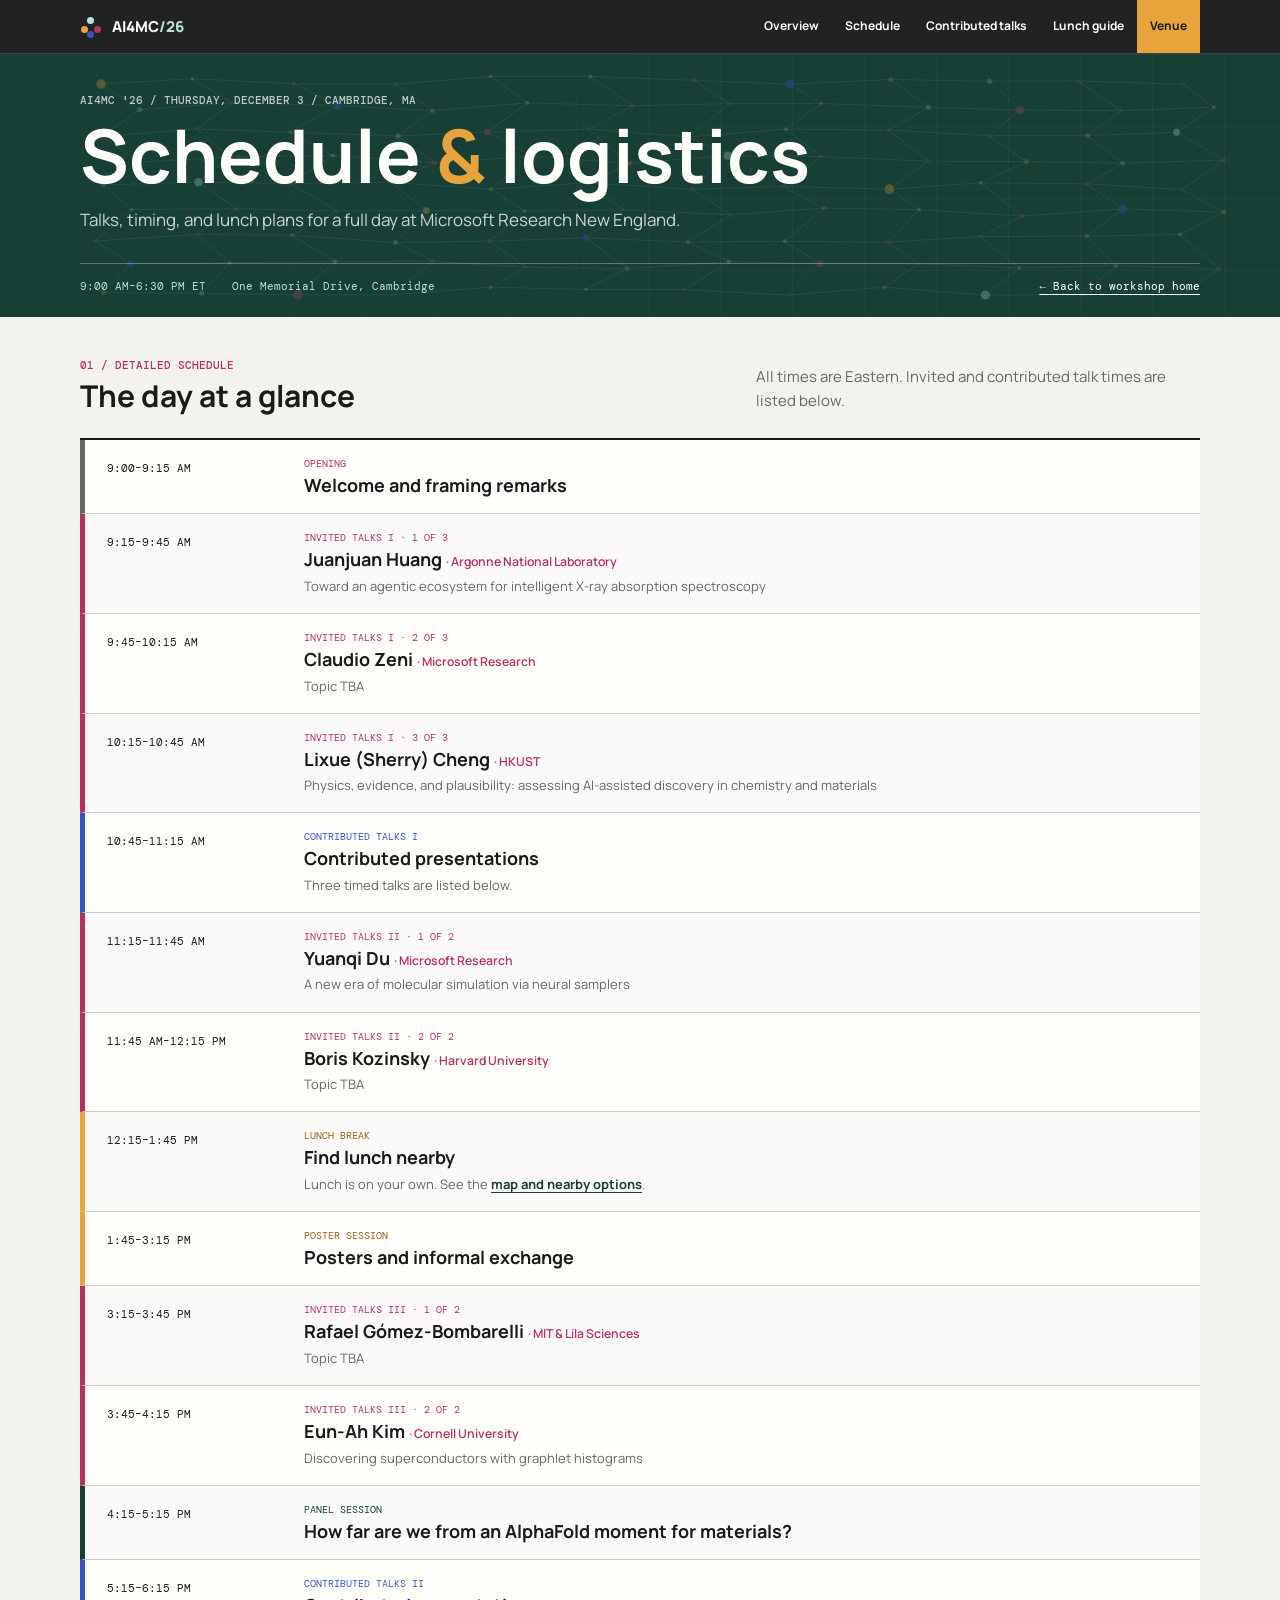
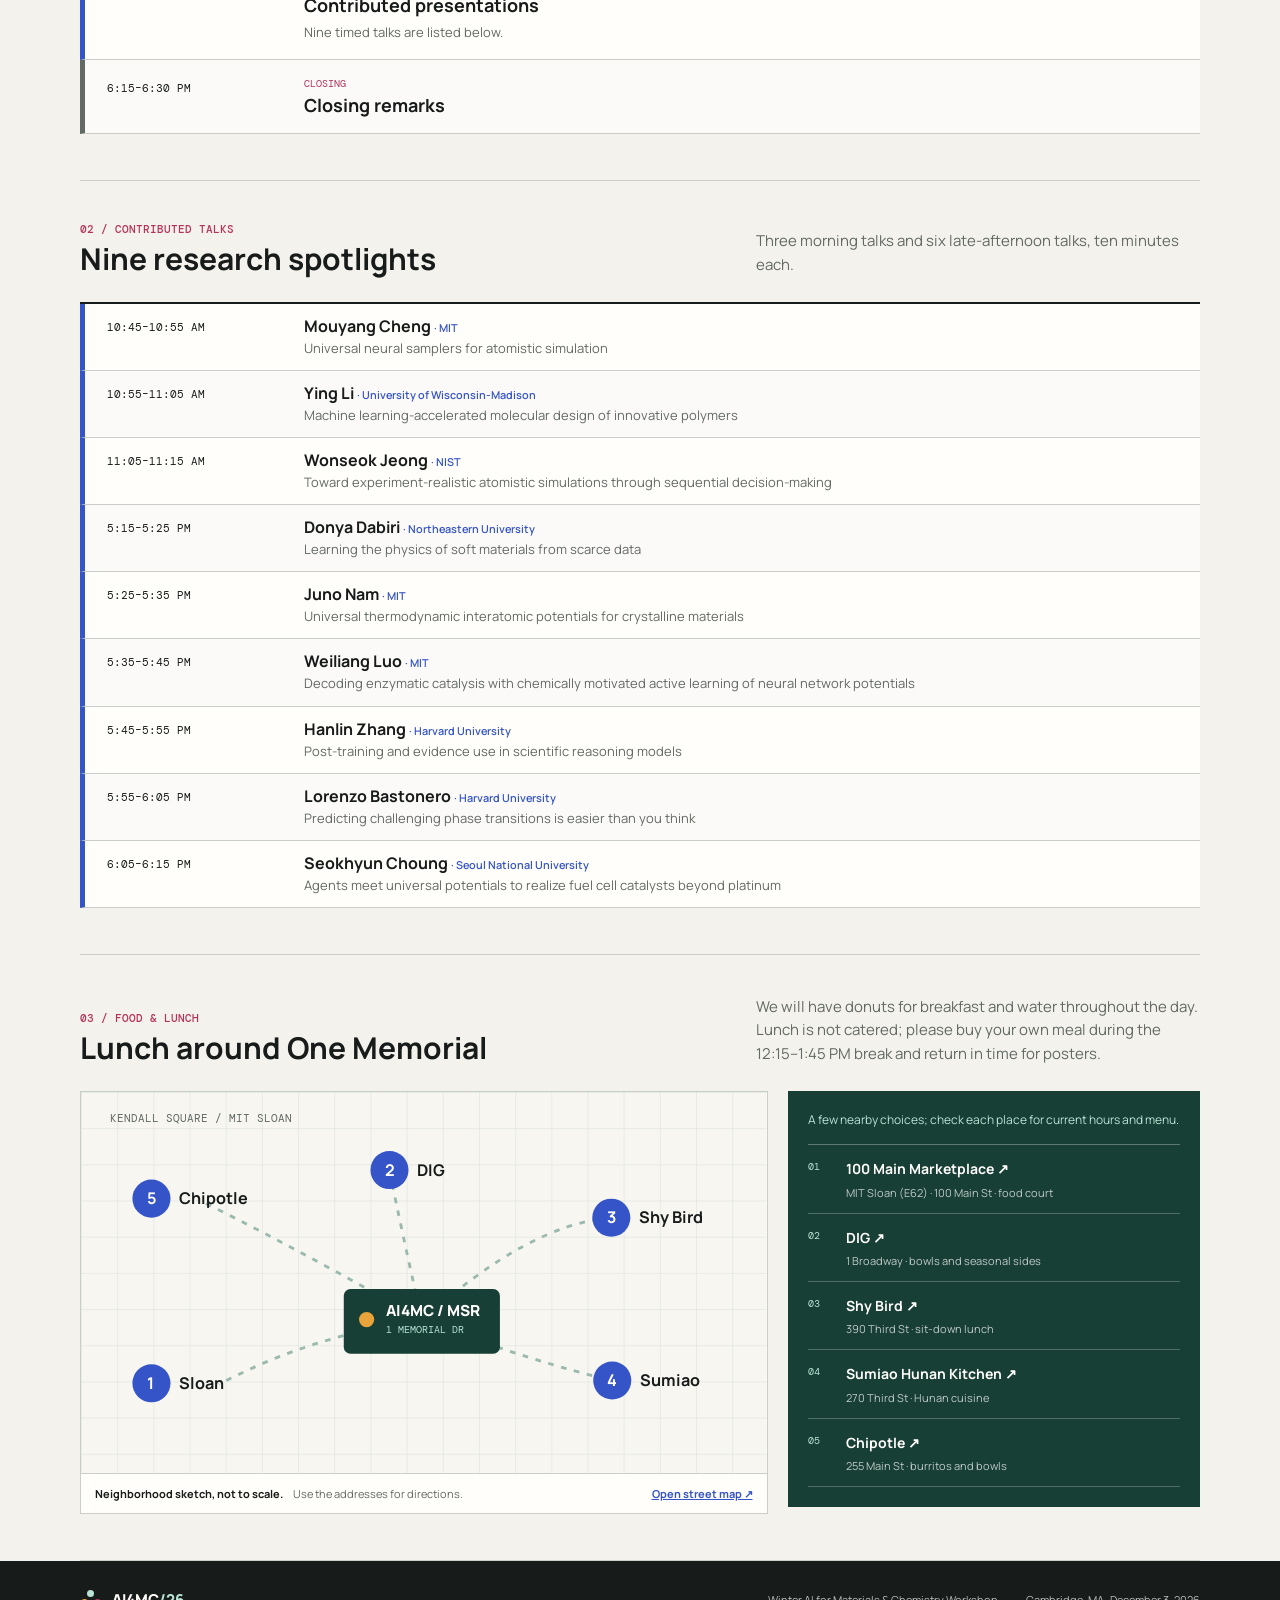
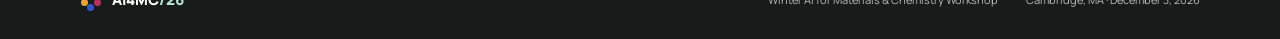
<file: schedule.html>
<!doctype html>
<html lang="en">
<head>
  <meta charset="utf-8">
  <meta name="viewport" content="width=device-width, initial-scale=1">
  <meta name="description" content="AI4MC 2026 detailed schedule, invited and contributed talks, and lunch options near Microsoft Research New England.">
  <title>Schedule &amp; Logistics | AI4MC 2026</title>
  <link rel="preconnect" href="https://fonts.googleapis.com">
  <link rel="preconnect" href="https://fonts.gstatic.com" crossorigin>
  <link href="https://fonts.googleapis.com/css2?family=DM+Mono:wght@400;500&family=Manrope:wght@400;500;600;700;800&display=swap" rel="stylesheet">
  <link rel="stylesheet" href="styles.css?v=20261122-7">
</head>
<body>
  <a class="skip-link" href="#main">Skip to content</a>
  <header class="site-header" data-header>
    <a class="brand" href="index.html#top" aria-label="AI4MC 2026 home">
      <span class="brand-symbol" aria-hidden="true"><i></i><i></i><i></i><i></i></span>
      <span>AI4MC<span>/26</span></span>
    </a>
    <button class="menu-toggle" type="button" aria-expanded="false" aria-controls="site-nav" data-menu>
      <span></span><span></span><span class="sr-only">Toggle navigation</span>
    </button>
    <nav class="site-nav" id="site-nav" data-nav aria-label="Primary navigation">
      <a href="index.html#program">Overview</a>
      <a href="#timeline">Schedule</a>
      <a href="#contributed">Contributed talks</a>
      <a href="#lunch">Lunch guide</a>
      <a class="nav-cta" href="index.html#visit">Venue</a>
    </nav>
  </header>

  <main id="main">
    <section class="hero detail-hero" aria-labelledby="detail-title">
      <canvas class="hero-canvas" data-crystal-canvas aria-hidden="true"></canvas>
      <div class="hero-grid" aria-hidden="true"></div>
      <div class="hero-inner">
        <div class="hero-copy">
          <p class="eyebrow light">AI4MC '26 / Thursday, December 3 / Cambridge, MA</p>
          <h1 id="detail-title">Schedule <span>&amp;</span> logistics</h1>
          <p class="hero-deck">Talks, timing, and lunch plans for a full day at Microsoft Research New England.</p>
        </div>
        <div class="detail-hero-meta"><span>9:00 AM–6:30 PM ET</span><span>One Memorial Drive, Cambridge</span><a href="index.html#program">&#8592; Back to workshop home</a></div>
      </div>
    </section>

    <div class="page-shell">
      <section class="section detail-section" id="timeline" aria-labelledby="timeline-title">
        <div class="section-heading compact-heading">
          <div><p class="section-index">01 / Detailed schedule</p><h2 id="timeline-title">The day at a glance</h2></div>
          <p>All times are Eastern. Invited and contributed talk times are listed below.</p>
        </div>
        <ol class="detail-timeline" aria-label="Workshop schedule in chronological order">
          <li class="general"><time>9:00–9:15 AM</time><div><span class="timeline-kind">Opening</span><h3>Welcome and framing remarks</h3></div></li>
          <li class="invited"><time>9:15–9:45 AM</time><div><span class="timeline-kind">Invited talks I · 1 of 3</span><h3>Juanjuan Huang <span class="speaker-affiliation">· Argonne National Laboratory</span></h3><p>Toward an agentic ecosystem for intelligent X-ray absorption spectroscopy</p></div></li>
          <li class="invited"><time>9:45–10:15 AM</time><div><span class="timeline-kind">Invited talks I · 2 of 3</span><h3>Claudio Zeni <span class="speaker-affiliation">· Microsoft Research</span></h3><p>Topic TBA</p></div></li>
          <li class="invited"><time>10:15–10:45 AM</time><div><span class="timeline-kind">Invited talks I · 3 of 3</span><h3>Lixue (Sherry) Cheng <span class="speaker-affiliation">· HKUST</span></h3><p>Physics, evidence, and plausibility: assessing AI-assisted discovery in chemistry and materials</p></div></li>
          <li class="contributed"><time>10:45–11:15 AM</time><div><span class="timeline-kind">Contributed talks I</span><h3>Contributed presentations</h3><p>Three timed talks are listed below.</p></div></li>
          <li class="invited"><time>11:15–11:45 AM</time><div><span class="timeline-kind">Invited talks II · 1 of 2</span><h3>Yuanqi Du <span class="speaker-affiliation">· Microsoft Research</span></h3><p>A new era of molecular simulation via neural samplers</p></div></li>
          <li class="invited"><time>11:45 AM–12:15 PM</time><div><span class="timeline-kind">Invited talks II · 2 of 2</span><h3>Boris Kozinsky <span class="speaker-affiliation">· Harvard University</span></h3><p>Topic TBA</p></div></li>
          <li class="break"><time>12:15–1:45 PM</time><div><span class="timeline-kind">Lunch break</span><h3>Find lunch nearby</h3><p>Lunch is on your own. See the <a href="#lunch">map and nearby options</a>.</p></div></li>
          <li class="poster"><time>1:45–3:15 PM</time><div><span class="timeline-kind">Poster session</span><h3>Posters and informal exchange</h3></div></li>
          <li class="invited"><time>3:15–3:45 PM</time><div><span class="timeline-kind">Invited talks III · 1 of 2</span><h3>Rafael Gómez-Bombarelli <span class="speaker-affiliation">· MIT &amp; Lila Sciences</span></h3><p>Topic TBA</p></div></li>
          <li class="invited"><time>3:45–4:15 PM</time><div><span class="timeline-kind">Invited talks III · 2 of 2</span><h3>Eun-Ah Kim <span class="speaker-affiliation">· Cornell University</span></h3><p>Discovering superconductors with graphlet histograms</p></div></li>
          <li class="panel"><time>4:15–5:15 PM</time><div><span class="timeline-kind">Panel session</span><h3>How far are we from an AlphaFold moment for materials?</h3></div></li>
          <li class="contributed"><time>5:15–6:15 PM</time><div><span class="timeline-kind">Contributed talks II</span><h3>Contributed presentations</h3><p>Nine timed talks are listed below.</p></div></li>
          <li class="general"><time>6:15–6:30 PM</time><div><span class="timeline-kind">Closing</span><h3>Closing remarks</h3></div></li>
        </ol>
      </section>

      <section class="section detail-section" id="contributed" aria-labelledby="contributed-title">
        <div class="section-heading compact-heading">
          <div><p class="section-index">02 / Contributed talks</p><h2 id="contributed-title">Nine research spotlights</h2></div>
          <p>Three morning talks and six late-afternoon talks, ten minutes each.</p>
        </div>
        <ol class="detail-timeline contributed-list" aria-label="Contributed talks in schedule order">
          <li class="contributed"><span class="talk-time">10:45–10:55 AM</span><div><h3>Mouyang Cheng <span class="speaker-affiliation">· MIT</span></h3><p>Universal neural samplers for atomistic simulation</p></div></li>
          <li class="contributed"><span class="talk-time">10:55–11:05 AM</span><div><h3>Ying Li <span class="speaker-affiliation">· University of Wisconsin-Madison</span></h3><p>Machine learning-accelerated molecular design of innovative polymers</p></div></li>
          <li class="contributed"><span class="talk-time">11:05–11:15 AM</span><div><h3>Wonseok Jeong <span class="speaker-affiliation">· NIST</span></h3><p>Toward experiment-realistic atomistic simulations through sequential decision-making</p></div></li>
          <li class="contributed"><span class="talk-time">5:15–5:25 PM</span><div><h3>Donya Dabiri <span class="speaker-affiliation">· Northeastern University</span></h3><p>Learning the physics of soft materials from scarce data</p></div></li>
          <li class="contributed"><span class="talk-time">5:25–5:35 PM</span><div><h3>Juno Nam <span class="speaker-affiliation">· MIT</span></h3><p>Universal thermodynamic interatomic potentials for crystalline materials</p></div></li>
          <li class="contributed"><span class="talk-time">5:35–5:45 PM</span><div><h3>Weiliang Luo <span class="speaker-affiliation">· MIT</span></h3><p>Decoding enzymatic catalysis with chemically motivated active learning of neural network potentials</p></div></li>
          <li class="contributed"><span class="talk-time">5:45–5:55 PM</span><div><h3>Hanlin Zhang <span class="speaker-affiliation">· Harvard University</span></h3><p>Post-training and evidence use in scientific reasoning models</p></div></li>
          <li class="contributed"><span class="talk-time">5:55–6:05 PM</span><div><h3>Lorenzo Bastonero <span class="speaker-affiliation">· Harvard University</span></h3><p>Predicting challenging phase transitions is easier than you think</p></div></li>
          <li class="contributed"><span class="talk-time">6:05–6:15 PM</span><div><h3>Seokhyun Choung <span class="speaker-affiliation">· Seoul National University</span></h3><p>Agents meet universal potentials to realize fuel cell catalysts beyond platinum</p></div></li>
        </ol>
      </section>

      <section class="section detail-section lunch-section" id="lunch" aria-labelledby="lunch-title">
        <div class="section-heading compact-heading">
          <div><p class="section-index">03 / Food &amp; lunch</p><h2 id="lunch-title">Lunch around One Memorial</h2></div>
          <p>We will have donuts for breakfast and water throughout the day. Lunch is not catered; please buy your own meal during the 12:15–1:45 PM break and return in time for posters.</p>
        </div>
        <div class="lunch-layout">
          <div class="lunch-map-wrap">
            <svg class="lunch-sketch" viewBox="0 0 720 400" role="img" aria-labelledby="lunch-map-title lunch-map-desc" xmlns="http://www.w3.org/2000/svg">
              <title id="lunch-map-title">Nearby lunch options around One Memorial Drive</title>
              <desc id="lunch-map-desc">A schematic, not to scale. The venue is surrounded by five numbered lunch options matching the list beside the map.</desc>
              <defs><pattern id="sketch-grid" width="38" height="38" patternUnits="userSpaceOnUse"><path d="M 38 0 L 0 0 0 38" fill="none" stroke="#d8ded8" stroke-width="1"/></pattern></defs>
              <rect width="720" height="400" fill="#f7f6f1"/><rect width="720" height="400" fill="url(#sketch-grid)"/>
              <text x="30" y="32" fill="#626965" font-family="DM Mono, monospace" font-size="12">KENDALL SQUARE / MIT SLOAN</text>
              <g fill="none" stroke="#9bb9ae" stroke-width="3" stroke-dasharray="6 8">
                <path d="M358 240 Q246 254 145 307"/><path d="M358 240 Q244 173 123 113"/><path d="M358 240 Q337 146 324 83"/><path d="M358 240 Q470 139 557 132"/><path d="M358 240 Q480 285 558 303"/>
              </g>
              <rect x="276" y="207" width="164" height="68" rx="7" fill="#173f35"/>
              <circle cx="300" cy="239" r="8" fill="#e8a43b"/>
              <text x="320" y="235" fill="#fffefa" font-family="Manrope, sans-serif" font-size="16" font-weight="800">AI4MC / MSR</text>
              <text x="320" y="253" fill="#b8e3d5" font-family="DM Mono, monospace" font-size="10">1 MEMORIAL DR</text>
              <g font-family="Manrope, sans-serif" font-weight="700" font-size="17" fill="#171b1a">
                <circle cx="74" cy="306" r="20" fill="#3554c8"/><text x="69" y="312" fill="#fffefa">1</text><text x="103" y="312">Sloan</text>
                <circle cx="74" cy="112" r="20" fill="#3554c8"/><text x="69" y="118" fill="#fffefa">5</text><text x="103" y="118">Chipotle</text>
                <circle cx="324" cy="82" r="20" fill="#3554c8"/><text x="319" y="88" fill="#fffefa">2</text><text x="353" y="88">DIG</text>
                <circle cx="557" cy="132" r="20" fill="#3554c8"/><text x="552" y="138" fill="#fffefa">3</text><text x="586" y="138">Shy Bird</text>
                <circle cx="558" cy="303" r="20" fill="#3554c8"/><text x="553" y="309" fill="#fffefa">4</text><text x="587" y="309">Sumiao</text>
              </g>
            </svg>
            <div class="map-caption"><strong>Neighborhood sketch, not to scale.</strong> Use the addresses for directions. <a href="https://www.openstreetmap.org/?mlat=42.3617&amp;mlon=-71.0819#map=16/42.3617/-71.0819" target="_blank" rel="noopener noreferrer">Open street map &#8599;</a></div>
          </div>
          <div class="lunch-options" aria-label="Nearby lunch options">
            <p class="lunch-list-intro">A few nearby choices; check each place for current hours and menu.</p>
            <ul>
              <li><span>01</span><div><a href="https://studentlife.mit.edu/dining/dining-locations/?exposed_post=2919" target="_blank" rel="noopener noreferrer">100 Main Marketplace &#8599;</a><p>MIT Sloan (E62) · 100 Main St · food court</p></div></li>
              <li><span>02</span><div><a href="https://catering.diginn.com/locations/ma/cambridge/1-broadway/" target="_blank" rel="noopener noreferrer">DIG &#8599;</a><p>1 Broadway · bowls and seasonal sides</p></div></li>
              <li><span>03</span><div><a href="https://www.shybird.com/location/shy-bird-kendall-square/" target="_blank" rel="noopener noreferrer">Shy Bird &#8599;</a><p>390 Third St · sit-down lunch</p></div></li>
              <li><span>04</span><div><a href="https://www.sumiaohunan.com/" target="_blank" rel="noopener noreferrer">Sumiao Hunan Kitchen &#8599;</a><p>270 Third St · Hunan cuisine</p></div></li>
              <li><span>05</span><div><a href="https://locations.chipotle.com/ma/cambridge/255-main-st" target="_blank" rel="noopener noreferrer">Chipotle &#8599;</a><p>255 Main St · burritos and bowls</p></div></li>
            </ul>
          </div>
        </div>
      </section>
    </div>
  </main>

  <footer class="site-footer">
    <a class="brand footer-brand" href="index.html#top"><span class="brand-symbol" aria-hidden="true"><i></i><i></i><i></i><i></i></span><span>AI4MC<span>/26</span></span></a>
    <p>Winter AI for Materials &amp; Chemistry Workshop</p><p>Cambridge, MA &middot; December 3, 2026</p>
  </footer>
  <script src="script.js"></script>
</body>
</html>
</file>
<file: styles.css>
:root {
  --ink: #171b1a;
  --paper: #f4f2ec;
  --white: #fffefa;
  --line: #c9cec8;
  --muted: #626965;
  --evergreen: #173f35;
  --mint: #b8e3d5;
  --raspberry: #b5325b;
  --cobalt: #3554c8;
  --amber: #e8a43b;
  --mono: "DM Mono", monospace;
  --sans: "Manrope", sans-serif;
  --max: 1120px;
}

* { box-sizing: border-box; }
html { scroll-behavior: smooth; scroll-padding-top: 68px; }
body { margin: 0; color: var(--ink); background: var(--paper); font-family: var(--sans); font-size: 15px; line-height: 1.55; }
a { color: inherit; text-decoration: none; }
h1, h2, h3, p, dl, dd, ol { margin: 0; }
button { font: inherit; }
.sr-only { position: absolute; width: 1px; height: 1px; padding: 0; overflow: hidden; clip: rect(0, 0, 0, 0); white-space: nowrap; border: 0; }
.skip-link { position: fixed; z-index: 100; top: 8px; left: 8px; padding: 8px 12px; background: var(--white); transform: translateY(-150%); }
.skip-link:focus { transform: translateY(0); }

.site-header { position: sticky; z-index: 20; top: 0; height: 54px; display: flex; align-items: center; justify-content: space-between; padding: 0 max(22px, calc((100vw - var(--max)) / 2)); color: var(--white); background: rgba(23, 27, 26, .96); border-bottom: 1px solid rgba(255, 255, 255, .15); backdrop-filter: blur(10px); }
.brand { display: inline-flex; align-items: center; gap: 10px; font-size: 15px; font-weight: 800; letter-spacing: 0; }
.brand > span:last-child > span { color: var(--mint); }
.brand-symbol { position: relative; display: block; width: 22px; height: 22px; }
.brand-symbol i { position: absolute; width: 7px; height: 7px; background: var(--mint); border-radius: 50%; }
.brand-symbol i:nth-child(1) { top: 1px; left: 7px; }
.brand-symbol i:nth-child(2) { top: 10px; left: 1px; background: var(--amber); }
.brand-symbol i:nth-child(3) { top: 10px; right: 1px; background: var(--raspberry); }
.brand-symbol i:nth-child(4) { bottom: 0; left: 7px; background: var(--cobalt); }
.site-nav { height: 100%; display: flex; align-items: stretch; }
.site-nav a { display: grid; place-items: center; padding: 0 13px; font-size: 12px; font-weight: 700; }
.site-nav a:hover, .site-nav a:focus-visible { color: var(--mint); }
.site-nav .nav-cta { color: var(--ink); background: var(--amber); }
.site-nav .nav-cta:hover, .site-nav .nav-cta:focus-visible { color: var(--ink); background: #f0b95f; }
.menu-toggle { display: none; }

.hero { position: relative; min-height: 390px; overflow: hidden; color: var(--white); background: var(--evergreen); }
.hero-canvas, .hero-grid { position: absolute; inset: 0; width: 100%; height: 100%; }
.hero-grid { opacity: .18; background-image: linear-gradient(rgba(255,255,255,.18) 1px, transparent 1px), linear-gradient(90deg, rgba(255,255,255,.18) 1px, transparent 1px); background-size: 72px 72px; mask-image: linear-gradient(90deg, transparent 15%, #000 60%); }
.hero-inner { position: relative; z-index: 1; width: min(var(--max), calc(100% - 44px)); margin: 0 auto; padding: 52px 0 28px; }
.eyebrow, .section-index, .group-label { font-family: var(--mono); font-size: 11px; font-weight: 500; text-transform: uppercase; letter-spacing: 0; }
.light { color: rgba(255,255,255,.72); }
.hero h1 { max-width: 820px; margin-top: 12px; font-size: clamp(46px, 6.3vw, 88px); line-height: .92; font-weight: 700; letter-spacing: 0; }
.hero h1 span { color: var(--amber); }
.hero-deck { max-width: 670px; margin-top: 18px; font-size: 17px; color: rgba(255,255,255,.78); }
.hero-meta { display: grid; grid-template-columns: repeat(4, 1fr); margin-top: 34px; border-top: 1px solid rgba(255,255,255,.25); }
.hero-meta div { padding: 13px 18px 0 0; border-right: 1px solid rgba(255,255,255,.2); }
.hero-meta div + div { padding-left: 18px; }
.hero-meta div:last-child { border-right: 0; }
.hero-meta dt { margin-bottom: 4px; font-family: var(--mono); font-size: 10px; text-transform: uppercase; color: var(--mint); }
.hero-meta dd { font-size: 13px; font-weight: 700; line-height: 1.35; }

.page-shell { width: min(var(--max), calc(100% - 44px)); margin: 0 auto; }
.section { padding: 34px 0 38px; border-bottom: 1px solid var(--line); }
.section-heading { display: grid; grid-template-columns: 1.4fr 1fr; gap: 54px; align-items: end; margin-bottom: 24px; }
.section-heading h2, .organizers h2, .practical h2 { margin-top: 5px; font-size: clamp(25px, 3vw, 38px); line-height: 1.08; letter-spacing: 0; }
.section-heading > p { max-width: 510px; color: var(--muted); }
.section-index { color: var(--raspberry); }
.compact-heading h2 { font-size: 30px; }

.theme-grid { display: grid; grid-template-columns: repeat(3, 1fr); border-top: 1px solid var(--ink); border-left: 1px solid var(--line); }
.theme-grid article { min-height: 105px; display: grid; grid-template-columns: 30px 1fr; gap: 10px; padding: 17px; border-right: 1px solid var(--line); border-bottom: 1px solid var(--line); background: rgba(255,255,255,.36); }
.theme-grid span { font: 10px var(--mono); color: var(--raspberry); }
.theme-grid h3 { font-size: 15px; line-height: 1.2; }
.theme-grid p { margin-top: 6px; color: var(--muted); font-size: 12px; line-height: 1.4; }

.program-layout { display: grid; grid-template-columns: minmax(0, 1.6fr) minmax(310px, .8fr); gap: 18px; align-items: start; }
.schedule-detail-link { display: flex; align-items: center; justify-content: space-between; gap: 18px; margin: 0 0 18px; padding: 17px 22px; color: var(--white); background: var(--evergreen); border-left: 6px solid var(--amber); }
.schedule-detail-link small { display: block; margin-bottom: 4px; color: var(--mint); font: 10px var(--mono); text-transform: uppercase; }
.schedule-detail-link strong { font-size: 17px; line-height: 1.2; }
.schedule-detail-arrow { flex: 0 0 auto; display: grid; place-items: center; width: 36px; height: 36px; border: 1px solid rgba(255,255,255,.5); border-radius: 50%; font-size: 24px; line-height: 1; }
.schedule-detail-link:hover, .schedule-detail-link:focus-visible { background: #245848; }
.schedule-detail-link:focus-visible, .detail-hero a:focus-visible, .detail-timeline a:focus-visible, .lunch-layout a:focus-visible { outline: 3px solid var(--amber); outline-offset: 3px; }
.schedule { list-style: none; padding: 0; border-top: 2px solid var(--ink); }
.schedule li { position: relative; min-height: 54px; display: grid; grid-template-columns: 105px 1fr; gap: 14px; align-items: center; padding: 8px 15px; border-bottom: 1px solid var(--line); background: var(--white); }
.schedule li::before { content: ""; position: absolute; left: 0; top: 0; bottom: 0; width: 4px; background: var(--muted); }
.schedule li.invited::before { background: var(--raspberry); }
.schedule li.contributed::before { background: var(--cobalt); }
.schedule li.break::before, .schedule li.poster::before { background: var(--amber); }
.schedule li.panel-row::before { background: var(--evergreen); }
.schedule time { font: 11px var(--mono); }
.schedule strong { font-size: 13px; line-height: 1.25; }
.panel-card { padding: 24px; color: var(--white); background: var(--cobalt); }
.panel-card h3 { margin: 13px 0 18px; font-size: 26px; line-height: 1.08; }
.panel-card h3 em { color: var(--mint); font-style: normal; }
.panel-card ol { list-style: none; padding: 0; border-top: 1px solid rgba(255,255,255,.28); }
.panel-card li { display: grid; grid-template-columns: 26px 1fr; gap: 8px; padding: 11px 0; border-bottom: 1px solid rgba(255,255,255,.28); }
.panel-card li span { font: 10px var(--mono); color: var(--mint); }
.panel-card li p { font-size: 12px; line-height: 1.45; color: rgba(255,255,255,.86); }
.panel-card li strong { color: var(--white); }

.people-group + .people-group { margin-top: 22px; }
.group-label { display: flex; align-items: center; gap: 8px; margin-bottom: 9px; }
.dot { width: 8px; height: 8px; border-radius: 50%; }
.dot.raspberry { background: var(--raspberry); }
.dot.cobalt { background: var(--cobalt); }
.person-grid { display: grid; grid-template-columns: repeat(4, minmax(0, 1fr)); gap: 10px; }
.person { min-height: 72px; display: flex; gap: 10px; align-items: center; padding: 9px 10px; background: var(--white); border: 1px solid var(--line); }
.person img, .person .initials { flex: 0 0 52px; width: 52px; min-width: 52px; max-width: 52px; height: 52px; min-height: 52px; max-height: 52px; aspect-ratio: 1; display: block; border-radius: 50%; object-fit: cover; background: var(--paper); border: 1px solid var(--line); }
.person .initials { display: grid; place-items: center; color: var(--muted); font-size: 12px; font-weight: 700; line-height: 1; }
.person h3 { font-size: 14px; line-height: 1.25; }
.person h3 a:hover, .person h3 a:focus-visible { color: var(--raspberry); text-decoration: underline; }
.person p { margin-top: 3px; color: var(--raspberry); font-size: 12px; line-height: 1.3; font-weight: 600; }
.person.tba { background: rgba(232,164,59,.13); }
.panelist-grid { grid-template-columns: repeat(4, minmax(0, 1fr)); }
.panelist-grid .person p { color: var(--cobalt); }
.panelist-grid .person h3 a:hover, .panelist-grid .person h3 a:focus-visible { color: var(--cobalt); }

.practical { border-bottom: 0; }
.practical-grid { display: grid; grid-template-columns: 1.2fr .8fr; }
.abstract-card, .venue-card { min-height: 355px; padding: 28px; }
.abstract-card { background: var(--amber); }
.venue-card { color: var(--white); background: var(--evergreen); }
.status-chip { display: inline-block; margin: 22px 0 10px; padding: 5px 8px; font: 10px var(--mono); text-transform: uppercase; background: var(--white); }
.abstract-card > p:not(.section-index):not(.status-chip) { max-width: 620px; margin-top: 14px; }
.form-cta { display: inline-flex; align-items: center; min-height: 42px; margin-top: 22px; padding: 10px 15px; color: var(--white); background: var(--ink); border: 1px solid var(--ink); font-size: 12px; font-weight: 700; }
.form-cta:hover, .form-cta:focus-visible { color: var(--ink); background: var(--white); }
.mini-stats { display: flex; gap: 8px; margin-top: 28px; }
.mini-stats span { min-width: 100px; display: flex; align-items: baseline; gap: 5px; padding: 10px; border: 1px solid rgba(23,27,26,.35); font: 10px var(--mono); text-transform: uppercase; }
.mini-stats strong { font: 22px var(--sans); }
.venue-card > p:not(.section-index) { margin-top: 10px; color: var(--mint); }
.venue-card dl { margin-top: 34px; border-top: 1px solid rgba(255,255,255,.25); }
.venue-card dl div { display: grid; grid-template-columns: 72px 1fr; gap: 10px; padding: 10px 0; border-bottom: 1px solid rgba(255,255,255,.25); }
.venue-card dt { font: 10px var(--mono); text-transform: uppercase; color: var(--mint); }
.venue-card dd { font-size: 12px; }
.organizers { display: grid; grid-template-columns: .7fr 1.3fr; gap: 34px; padding-top: 28px; }
.organizers h2 { font-size: 25px; }
.organizer-list { grid-template-columns: repeat(3, minmax(0, 1fr)); }

.detail-hero { min-height: 260px; }
.detail-hero .hero-canvas { opacity: .38; }
.detail-hero .hero-inner { padding: 38px 0 24px; }
.detail-hero h1 { max-width: none; font-size: clamp(44px, 6vw, 74px); }
.detail-hero-meta { display: flex; flex-wrap: wrap; gap: 10px 26px; align-items: center; margin-top: 30px; padding-top: 15px; border-top: 1px solid rgba(255,255,255,.3); color: var(--mint); font: 11px var(--mono); }
.detail-hero-meta a { margin-left: auto; color: var(--white); text-decoration: underline; text-underline-offset: 4px; }
.detail-section { padding-top: 40px; padding-bottom: 46px; }
.detail-section .section-heading { margin-bottom: 26px; }
.detail-timeline { list-style: none; padding: 0; border-top: 2px solid var(--ink); }
.detail-timeline li { display: grid; grid-template-columns: 175px 1fr; gap: 22px; padding: 17px 22px; border-bottom: 1px solid var(--line); border-left: 5px solid var(--muted); background: var(--white); }
.detail-timeline li:nth-child(even) { background: rgba(255,255,255,.65); }
.detail-timeline li.invited { border-left-color: var(--raspberry); }
.detail-timeline li.contributed { border-left-color: var(--cobalt); }
.detail-timeline li.break, .detail-timeline li.poster { border-left-color: var(--amber); }
.detail-timeline li.panel { border-left-color: var(--evergreen); }
.detail-timeline time, .detail-timeline .talk-time { padding-top: 3px; font: 11px/1.5 var(--mono); white-space: nowrap; }
.timeline-kind { display: block; color: var(--raspberry); font: 10px var(--mono); text-transform: uppercase; }
.detail-timeline .contributed .timeline-kind { color: var(--cobalt); }
.detail-timeline .break .timeline-kind, .detail-timeline .poster .timeline-kind { color: #97611b; }
.detail-timeline .panel .timeline-kind { color: var(--evergreen); }
.detail-timeline h3 { margin-top: 4px; font-size: 18px; line-height: 1.25; }
.detail-timeline .speaker-affiliation { color: var(--raspberry); font-size: .68em; font-weight: 600; white-space: nowrap; }
.contributed-list .speaker-affiliation { color: var(--cobalt); }
.detail-timeline p { margin-top: 5px; color: var(--muted); font-size: 13px; }
.detail-timeline p a { color: var(--evergreen); font-weight: 700; text-decoration: underline; text-underline-offset: 3px; }
.contributed-list li { padding-top: 12px; padding-bottom: 12px; }
.contributed-list h3 { margin-top: 0; font-size: 16px; }
.contributed-list p { margin-top: 2px; }
.lunch-layout { display: grid; grid-template-columns: minmax(0, 1.25fr) minmax(300px, .75fr); gap: 20px; align-items: start; }
.lunch-map-wrap { border: 1px solid var(--line); background: var(--white); }
.lunch-sketch { display: block; width: 100%; height: auto; }
.map-caption { display: flex; flex-wrap: wrap; gap: 4px 10px; padding: 11px 14px; border-top: 1px solid var(--line); color: var(--muted); font-size: 11px; }
.map-caption strong { color: var(--ink); }
.map-caption a { margin-left: auto; color: var(--cobalt); font-weight: 700; text-decoration: underline; }
.lunch-options { padding: 20px; color: var(--white); background: var(--evergreen); }
.lunch-list-intro { margin-bottom: 15px; color: var(--mint); font-size: 12px; }
.lunch-options ul { list-style: none; margin: 0; padding: 0; border-top: 1px solid rgba(255,255,255,.3); }
.lunch-options li { display: grid; grid-template-columns: 28px 1fr; gap: 10px; padding: 12px 0; border-bottom: 1px solid rgba(255,255,255,.25); }
.lunch-options li > span { padding-top: 3px; color: var(--mint); font: 10px var(--mono); }
.lunch-options a { font-size: 14px; font-weight: 700; }
.lunch-options a:hover { color: var(--mint); text-decoration: underline; text-underline-offset: 3px; }
.lunch-options li p { margin-top: 3px; color: rgba(255,255,255,.72); font-size: 11px; }

.site-footer { min-height: 78px; display: grid; grid-template-columns: 1fr auto auto; gap: 28px; align-items: center; padding: 16px max(22px, calc((100vw - var(--max)) / 2)); color: rgba(255,255,255,.7); background: var(--ink); font-size: 11px; }
.footer-brand { color: var(--white); }

@media (max-width: 900px) {
  .program-layout { grid-template-columns: 1fr; }
  .panel-card { display: grid; grid-template-columns: .8fr 1.2fr; gap: 22px; }
  .panel-card .eyebrow { grid-column: 1; }
  .panel-card h3 { grid-column: 1; margin: 0; }
  .panel-card ol { grid-column: 2; grid-row: 1 / span 2; }
  .person-grid { grid-template-columns: repeat(3, 1fr); }
  .panelist-grid { grid-template-columns: repeat(3, 1fr); }
  .organizer-list { grid-template-columns: repeat(2, 1fr); }
  .lunch-layout { grid-template-columns: 1fr; }
}

@media (max-width: 720px) {
  html { scroll-padding-top: 54px; }
  .site-header { padding: 0 18px; }
  .menu-toggle { position: relative; display: block; width: 38px; height: 38px; padding: 0; border: 0; color: var(--white); background: transparent; }
  .menu-toggle > span:not(.sr-only) { position: absolute; left: 9px; width: 20px; height: 2px; background: currentColor; }
  .menu-toggle > span:first-child { top: 14px; }
  .menu-toggle > span:nth-child(2) { top: 22px; }
  .site-nav { position: fixed; inset: 54px 0 auto; height: auto; display: none; grid-template-columns: repeat(2, 1fr); padding: 8px 18px 18px; background: var(--ink); }
  .site-nav.open { display: grid; }
  .site-nav a { min-height: 44px; justify-items: start; padding: 0 12px; border-bottom: 1px solid rgba(255,255,255,.15); }
  .site-nav .nav-cta { justify-items: center; margin-top: 8px; grid-column: 1 / -1; }
  .hero { min-height: 460px; }
  .hero-inner, .page-shell { width: min(100% - 30px, var(--max)); }
  .hero-inner { padding-top: 42px; }
  .hero h1 { font-size: clamp(41px, 13vw, 62px); }
  .hero-deck { font-size: 14px; }
  .hero-meta { grid-template-columns: repeat(2, 1fr); margin-top: 28px; }
  .hero-meta div { padding: 10px 10px 10px 0; border-bottom: 1px solid rgba(255,255,255,.2); }
  .hero-meta div + div { padding-left: 10px; }
  .hero-meta div:nth-child(2) { border-right: 0; }
  .section { padding: 28px 0 31px; }
  .section-heading { grid-template-columns: 1fr; gap: 10px; margin-bottom: 18px; }
  .section-heading h2 { font-size: 27px; }
  .theme-grid { grid-template-columns: repeat(2, 1fr); }
  .theme-grid article { min-height: 115px; grid-template-columns: 1fr; gap: 6px; padding: 13px; }
  .panel-card { display: block; }
  .panel-card h3 { margin: 12px 0 18px; }
  .person-grid, .panelist-grid { grid-template-columns: repeat(2, 1fr); }
  .practical-grid { grid-template-columns: 1fr; }
  .abstract-card, .venue-card { min-height: 0; padding: 24px; }
  .organizers { grid-template-columns: 1fr; gap: 16px; }
  .organizer-list { grid-template-columns: 1fr; }
  .site-footer { grid-template-columns: 1fr; gap: 6px; padding: 20px 18px; }
  .detail-hero { min-height: 0; }
  .detail-hero .hero-inner { padding: 32px 0 23px; }
  .detail-hero-meta a { margin-left: 0; }
  .detail-timeline li { grid-template-columns: 125px 1fr; gap: 12px; padding: 14px; }
  .detail-timeline time, .detail-timeline .talk-time { white-space: normal; }
}

@media (max-width: 430px) {
  .schedule li { grid-template-columns: 82px 1fr; gap: 9px; padding-right: 8px; }
  .schedule b { display: none; }
  .schedule time { font-size: 9px; }
  .person-grid, .panelist-grid { grid-template-columns: 1fr; }
  .mini-stats { flex-wrap: wrap; }
  .mini-stats span { min-width: calc(50% - 4px); }
  .detail-timeline li { grid-template-columns: 1fr; gap: 4px; }
  .detail-timeline h3 { font-size: 16px; }
}

@media (prefers-reduced-motion: reduce) {
  html { scroll-behavior: auto; }
}
</file>
